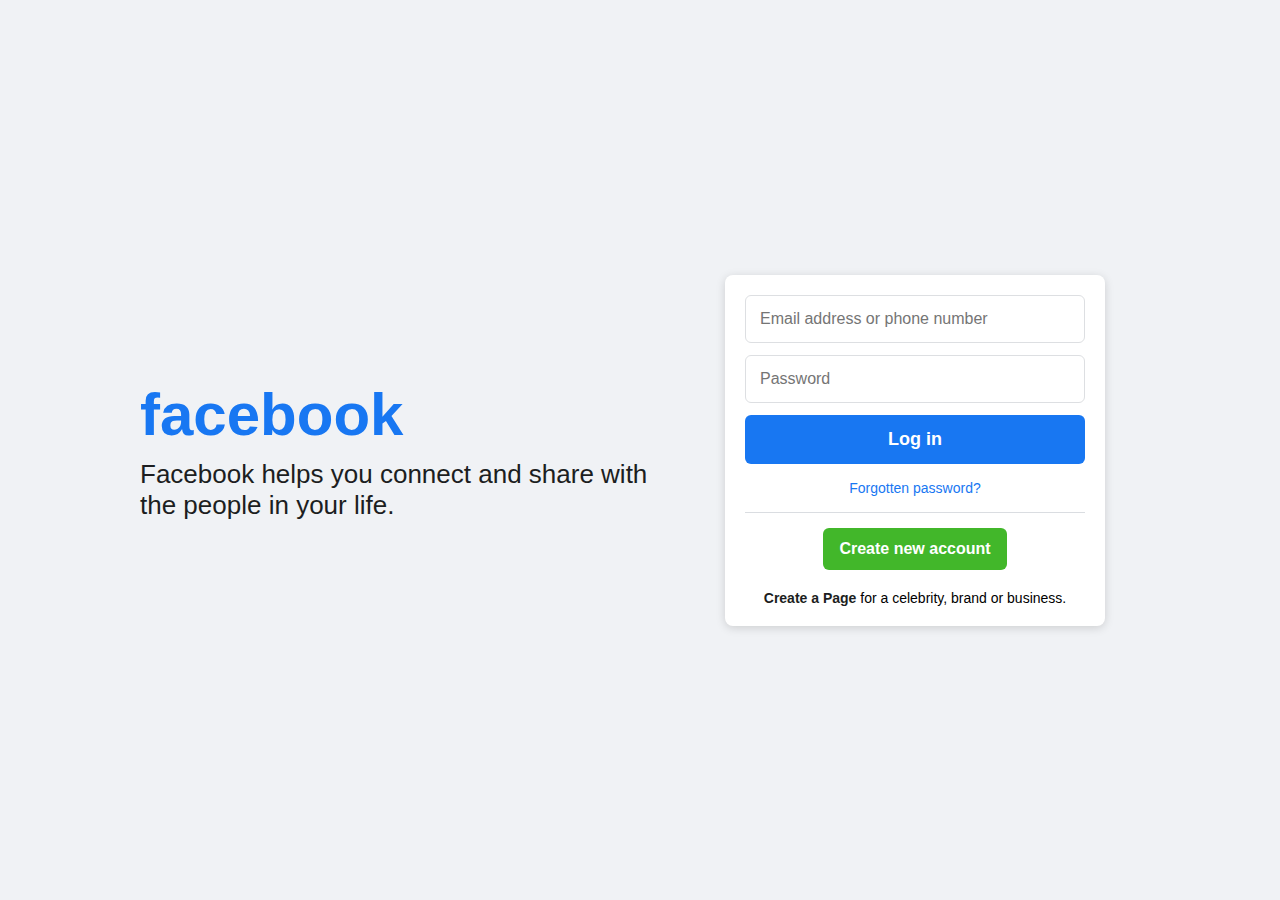
<file: index.html>
<!DOCTYPE html>
<html lang="en">
<head>
    <meta charset="UTF-8">
    <meta name="viewport" content="width=device-width, initial-scale=1.0">
    <title>Facebook login Page</title>
<link rel="stylesheet" href="style/style.css">
</head>
<body>
<div class="main">
  <div class="container">
   
    <div class="left">
      <h1>facebook</h1>
      <p>Facebook helps you connect and share with the people in your life.</p>
    </div>

    <div class="right">
      <div class="login-box">
        <input type="text" placeholder="Email address or phone number">
        <input type="password" placeholder="Password">
        <button class="login-btn">Log in</button>

        <div class="forgot">
          <a href="#">Forgotten password?</a>
        </div>

        <div class="line"></div>

        <div class="create-btn">
         <a href="newaccount.html"> <button> Create new account</button> </a>
        </div>

        <div class="footer-text">
          <p><strong>Create a Page</strong> for a celebrity, brand or business.</p>
        </div>
      </div>
    </div>
  </div>
</div>
</body>
</html>

</body>
</html>
</file>
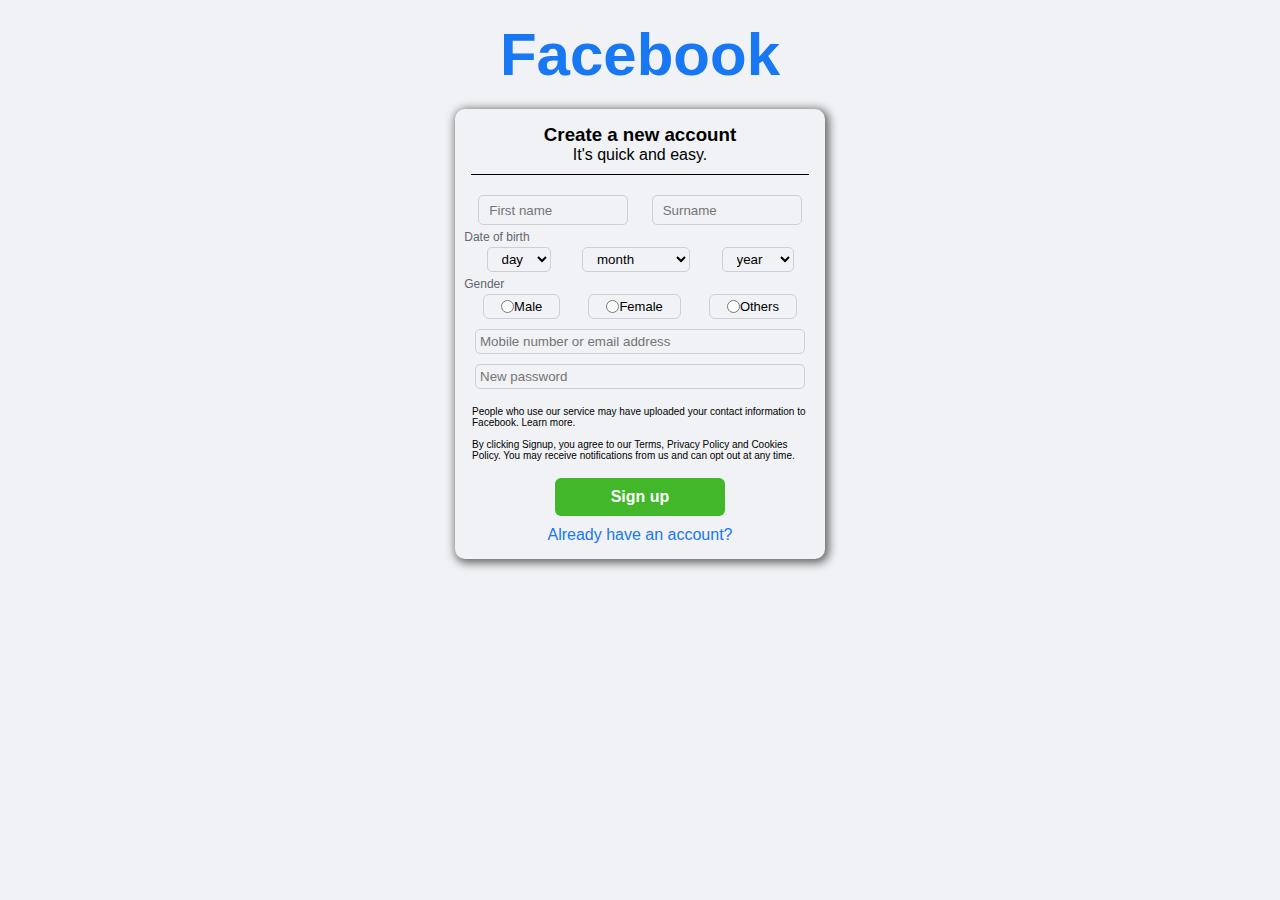
<file: newaccount.html>
<!DOCTYPE html>
<html lang="en">

<head>
    <meta charset="UTF-8">
    <meta name="viewport" content="width=device-width, initial-scale=1.0">
    <title>Document</title>
    <link rel="stylesheet" href="style/newaccount.css">
</head>

<body>
    <div class="fblogo">
        <h1>Facebook</h1>
    </div>
    <div class="main">
        <div class="form">
            <h3>Create a new account</h3>
            <p>It's quick and easy.</p>
            <hr>
        </div>

        <div class="name">
            <input type="text" placeholder="First name">
            <input type="text" placeholder="Surname">
        </div>
        <div class="dateofbirth">Date of birth </div>
        <div class="dob">
            <select class="form-select" id="day" name="day">
                <option>day</option>
                <option value="01">01</option>
                <option value="02">02</option>
                <option value="03">03</option>
                <option value="04">04</option>
                <option value="05">05</option>
                <option value="06">06</option>
                <option value="07">07</option>
                <option value="08">08</option>
                <option value="09">09</option>
                <option value="10">10</option>
                <option value="11">11</option>
                <option value="12">12</option>
                <option value="13">13</option>
                <option value="14">14</option>
                <option value="15">15</option>
                <option value="16">16</option>
                <option value="17">17</option>
                <option value="18">18</option>
                <option value="19">19</option>
                <option value="20">20</option>
                <option value="21">21</option>
                <option value="22">22</option>
                <option value="23">23</option>
                <option value="24">24</option>
                <option value="25">25</option>
                <option value="26">26</option>
                <option value="27">27</option>
                <option value="28">28</option>
                <option value="29">29</option>
                <option value="30">30</option>
                <option value="31">31</option>
            </select>
            <select class="form-select" id="month" name="month">
                <option>month</option>
                <option value="01">January</option>
                <option value="02">February</option>
                <option value="03">March</option>
                <option value="04">April</option>
                <option value="05">May</option>
                <option value="06">June</option>
                <option value="07">July</option>
                <option value="08">August</option>
                <option value="09">September</option>
                <option value="10">October</option>
                <option value="11">November</option>
                <option value="12">December</option>
            </select>
            <select class="form-select" id="year" name="year">
                <option>year</option>
                <option value="2026">2026</option>
                <option value="2025">2025</option>
                <option value="2024">2024</option>
                <option value="2023">2023</option>
                <option value="2022">2022</option>
                <option value="2021">2021</option>
                <option value="2020">2020</option>
                <option value="2019">2019</option>
                <option value="2018">2018</option>
                <option value="2017">2017</option>
                <option value="2016">2016</option>
                <option value="2015">2015</option>
                <option value="2014">2014</option>
                <option value="2013">2013</option>
                <option value="2012">2012</option>
                <option value="2011">2011</option>
                <option value="2010">2010</option>
                <option value="2009">2009</option>
                <option value="2008">2008</option>
                <option value="2007">2007</option>
                <option value="2006">2006</option>
                <option value="2005">2005</option>
                <option value="2004">2004</option>
                <option value="2003">2003</option>
                <option value="2002">2002</option>
                <option value="2001">2001</option>
                <option value="2000">2000</option>
                <option value="1999">1999</option>
                <option value="1998">1998</option>
                <option value="1997">1997</option>
                <option value="1996">1996</option>
                <option value="1995">1995</option>
                <option value="1994">1994</option>
                <option value="1993">1993</option>
                <option value="1992">1992</option>
                <option value="1991">1991</option>
                <option value="1990">1990</option>
                <option value="1989">1989</option>
                <option value="1988">1988</option>
                <option value="1987">1987</option>
                <option value="1986">1986</option>
                <option value="1985">1985</option>
                <option value="1984">1984</option>
                <option value="1983">1983</option>
                <option value="1982">1982</option>
                <option value="1981">1981</option>
                <option value="1980">1980</option>
                <option value="1979">1979</option>
                <option value="1978">1978</option>
                <option value="1977">1977</option>
                <option value="1976">1976</option>
                <option value="1975">1975</option>
                <option value="1974">1974</option>
                <option value="1973">1973</option>
                <option value="1972">1972</option>
                <option value="1971">1971</option>
                <option value="1970">1970</option>
                <option value="1969">1969</option>
                <option value="1968">1968</option>
                <option value="1967">1967</option>
                <option value="1966">1966</option>
                <option value="1965">1965</option>
                <option value="1964">1964</option>
                <option value="1963">1963</option>
                <option value="1962">1962</option>
                <option value="1961">1961</option>
                <option value="1960">1960</option>
                <option value="1959">1959</option>
                <option value="1958">1958</option>
                <option value="1957">1957</option>
                <option value="1956">1956</option>
                <option value="1955">1955</option>
                <option value="1954">1954</option>
                <option value="1953">1953</option>
                <option value="1952">1952</option>
                <option value="1951">1951</option>
                <option value="1950">1950</option>
                <option value="1949">1949</option>
                <option value="1948">1948</option>
                <option value="1947">1947</option>
                <option value="1946">1946</option>
                <option value="1945">1945</option>
                <option value="1944">1944</option>
                <option value="1943">1943</option>
                <option value="1942">1942</option>
                <option value="1941">1941</option>
                <option value="1940">1940</option>
            </select>
        </div>
        <div class="gender">Gender</div>
        <div class="genderrr">
    <label class="gender-box">
        <input type="radio" name="gender" value="male">
        <span>Male</span>
    </label>

    <label class="gender-box">
        <input type="radio" name="gender" value="female">
        <span>Female</span>
    </label>

    <label class="gender-box">
        <input type="radio" name="gender" value="others">
        <span>Others</span>
    </label>


        </div>
        <input type="email" class="email" placeholder="Mobile number or email address">
        <input type="password" class="pass" placeholder="New password">
<div class="p">
        <p>People who use our service may have uploaded your contact information to Facebook. Learn more.</p>
        <br>
        <p>By clicking Signup, you agree to our Terms, Privacy Policy and Cookies Policy. You may receive notifications from us and can opt out at any time.</p>
        </div>
        <div class="create-btn">
         <a href="newaccount.html"> <button> Sign up</button> </a>
        </div>

    <div class="already">
        Already have an account?
    </div>
    </div>
</body>

</html>
</file>
<file: style/style.css>
*{
  margin:0;
  padding:0;
  box-sizing:border-box;
  font-family: Arial, Helvetica, sans-serif;
}
body{
  background:#f0f2f5;
}
.main{
  display:flex;
  justify-content:center;
  align-items:center;
  min-height:100vh;
}
.container{
  display:flex;
  justify-content:space-between;
  align-items:center;
  width:1000px;
}
.left{
  width:55%;
}
.left h1{
  color:#1877f2;
  font-size:60px;
  font-weight:700;
}
.left p{
  font-size:26px;
  margin-top:10px;
  color:#1c1e21;
}
.right{
  width:45%;
  display:flex;
  justify-content:center;
}
.login-box{
  background:#fff;
  width:380px;
  padding:20px;
  border-radius:8px;
  box-shadow:0 2px 10px rgba(0,0,0,0.15);
}
.login-box input{
  width:100%;
  padding:14px;
  margin-bottom:12px;
  border:1px solid #dddfe2;
  border-radius:6px;
  font-size:16px;
}
.login-box input:focus{
  outline:none;
  border-color:#1877f2;
}
.login-btn{
  width:100%;
  padding:14px;
  background:#1877f2;
  color:#fff;
  border:none;
  border-radius:6px;
  font-size:18px;
  font-weight:600;
  cursor:pointer;
}
.login-btn:hover{background:#166fe5;}
.forgot{
  text-align:center;
  margin:15px 0;
}
.forgot a{
  color:#1877f2;
  text-decoration:none;
  font-size:14px;
}
.line{
  height:1px;
  background:#dadde1;
  margin:15px 0;
}
.create-btn{
  display:flex;
  justify-content:center;
}
.create-btn button{
  background:#42b72a;
  color:#fff;
  border:none;
  padding:12px 16px;
  font-size:16px;
  font-weight:600;
  border-radius:6px;
  cursor:pointer;
}
.create-btn button:hover{background:#36a420;}
.footer-text{
  text-align:center;
  font-size:14px;
  margin-top:20px;
}
.footer-text strong{color:#1c1e21;}


@media screen and (max-width: 1024px) {
.container{
 display:flex;
  justify-content:space-between;
  align-items:center;
  width:800px;
  padding: 50px;
}
  .left{
  width:55%;
}
.right{
  width:45%;
  display:flex;
  justify-content:center;
}
}


@media screen and (max-width: 678px) {
.container{
 display:flex;
  justify-content:center;
  align-items:center;
  width:700px;
}
  .left{
  width:45%;
}
.right{
  width:45%;
  display:flex;
  justify-content:center;
}
.left h1{
  color:#1877f2;
  font-size:40px;
  font-weight:600;
}
.left p{
  font-size:20px;
  margin-top:10px;
  color:#1c1e21;
}
}

@media screen and (max-width: 504px) {

.container{
  display:flex;
  flex-direction:column;
  width:70%;
  margin:0;
  padding:0;
}

.left,
.right{
  width:100%;
  display:flex;
  justify-content:center;
  text-align:center;
  padding: 10px 0 10px 0;
}

.left p{
  display:none;
}

.login-box{
  width:90%;
}

.main{
  display:flex;
  justify-content:center;
  align-items:center;
}
.login-box input {
    width: 100%;
    padding: 12px;
    margin-bottom: 12px;
    border: 1px solid #dddfe2;
    border-radius: 6px;
    font-size: 12px;
}

}
</file>
<file: style/newaccount.css>
* {
    margin: 0;
    padding: 0;
    box-sizing: border-box;
    font-family: Arial, Helvetica, sans-serif;
}

body {
    background: #f0f2f5;
}

.main {
    display: flex;
    flex-direction: column;
    justify-content: center;
    align-items: center;
    /* background-color: antiquewhite; */
    /* min-height:100vh; */
    width: 370px;
    height: 450px;
    border: 1px solid rgb(46, 46, 46);
    margin: 0 auto 30px;
    padding: 0 0 0 0;
    border-radius: 10px;
    box-shadow: 2px 2px 10px 2px rgb(100, 100, 100);
    border: none;
}

.fblogo {
    display: flex;
    justify-content: center;
    align-content: center;
    color: #1877f2;
    font-size: 30px;
    font-weight: 400;
    padding: 20px;
}

.form {
    /* width:50%; */
    display: flex;
    justify-content: center;
    flex-direction: column;
    align-items: center;
    border-radius: 8px 8px 0 0;
    box-sizing: border-box;
    padding: 10px 16px;
    width: 100%;
}

.form hr {
    width: 100%;
    border: none;
    border-top: 1px solid #000000;
    margin: 10px 0;
}

.dateofbirth,
.gender {
    color: #606770;
    font-family: SFProText-Medium, Helvetica, Arial, sans-serif;
    font-size: 12px;
    font-weight: 400;
    line-height: 20px;
    margin-bottom: 0;
    margin-top: 2px;
    width: 95%;
}

.dob,
.name,
.genderrr {
    display: flex;
    justify-content: space-evenly;
    width: 100%;
}

.form-select,
.radio {
    border: 1px solid #ccd0d5;
    padding: 3px 10px;
    border-radius: 5px;
    display: flex;
    align-items: center;
    justify-content: center;
    background-color: #f0f2f5;
}

.name input {
    /* border: none; */
    background-color: #f0f2f5;
    border: 1px solid #ccd0d5;
    padding: 3px 10px;
    width: 150px;
    height: 30px;
    border-radius: 5px;
}

.name input:focus{
    outline:none;
  border-color:#1877f2;
}

.gender-box{
  border: 1px solid #ccd0d5;
  border-radius: 6px;
  padding: 4px 17px;
  display: flex;
  align-items: center;
  justify-content: space-between;
  font-size: 13px;
  cursor: pointer;
  background: #f0f2f5;
}

.email,
.pass {
    background-color: #f0f2f5;
    border: 1px solid #ccd0d5;
    padding: 4px 4px;
    margin-top: 10px;
    width: 330px;
    border-radius: 5px;
}

.email:focus,
.pass:focus{
      outline:none;
  border-color:#1877f2;
}

label {
    font-size: 14px;
    font-weight: lighter;
}

.p {
    font-size: 10px;
    padding: 17px;
}

.create-btn button{
  background:#42b72a;
  color:#fff;
  border:none;
  padding:10px 56px;
  font-size:16px;
  font-weight:600;
  border-radius:6px;
  cursor:pointer;
}

.create-btn button:hover{background:#36a420;}
.footer-text{
  text-align:center;
  font-size:14px;
  margin-top:20px;
}

.already{
    color: #1877f2;
    padding: 10px;
}

@media screen and (max-width: 412px) {
 .main {
    display: flex;
    flex-direction: column;
    justify-content: center;
    align-items: center;
    /* background-color: antiquewhite; */
    /* min-height:100vh; */
    width: 80%;
    border: 1px solid rgb(46, 46, 46);
    margin: 0 auto 30px;
    padding: 0 0 0 0;
    border-radius: 10px;
    box-shadow: 2px 2px 10px 2px rgb(100, 100, 100);
    border: none;
}

.name input {
    /* border: none; */
    background-color: #f0f2f5;
    border: 1px solid #ccd0d5;
    padding: 3px 10px;
    width: 60%;
    height: 30px;
    border-radius: 5px;
}

.email,
.pass {
    background-color: #f0f2f5;
    border: 1px solid #ccd0d5;
    padding: 4px 4px;
    margin-top: 10px;
    width: 80%;
    border-radius: 5px;
}
.gender-box{
  border: 1px solid #ccd0d5;
  border-radius: 6px;
  padding: 4px 14px;
  display: flex;
  align-items: center;
  justify-content: space-between;
  font-size: 10px;
  cursor: pointer;
  background: #f0f2f5;
}
.form-select,
.radio {
    border: 1px solid #ccd0d5;
    padding: 3px 8px;
    border-radius: 5px;
    display: flex;
    align-items: center;
    justify-content: center;
    background-color: #f0f2f5;
}
.p {
    font-size: 8px;
    padding: 20px;
}
}
</file>
